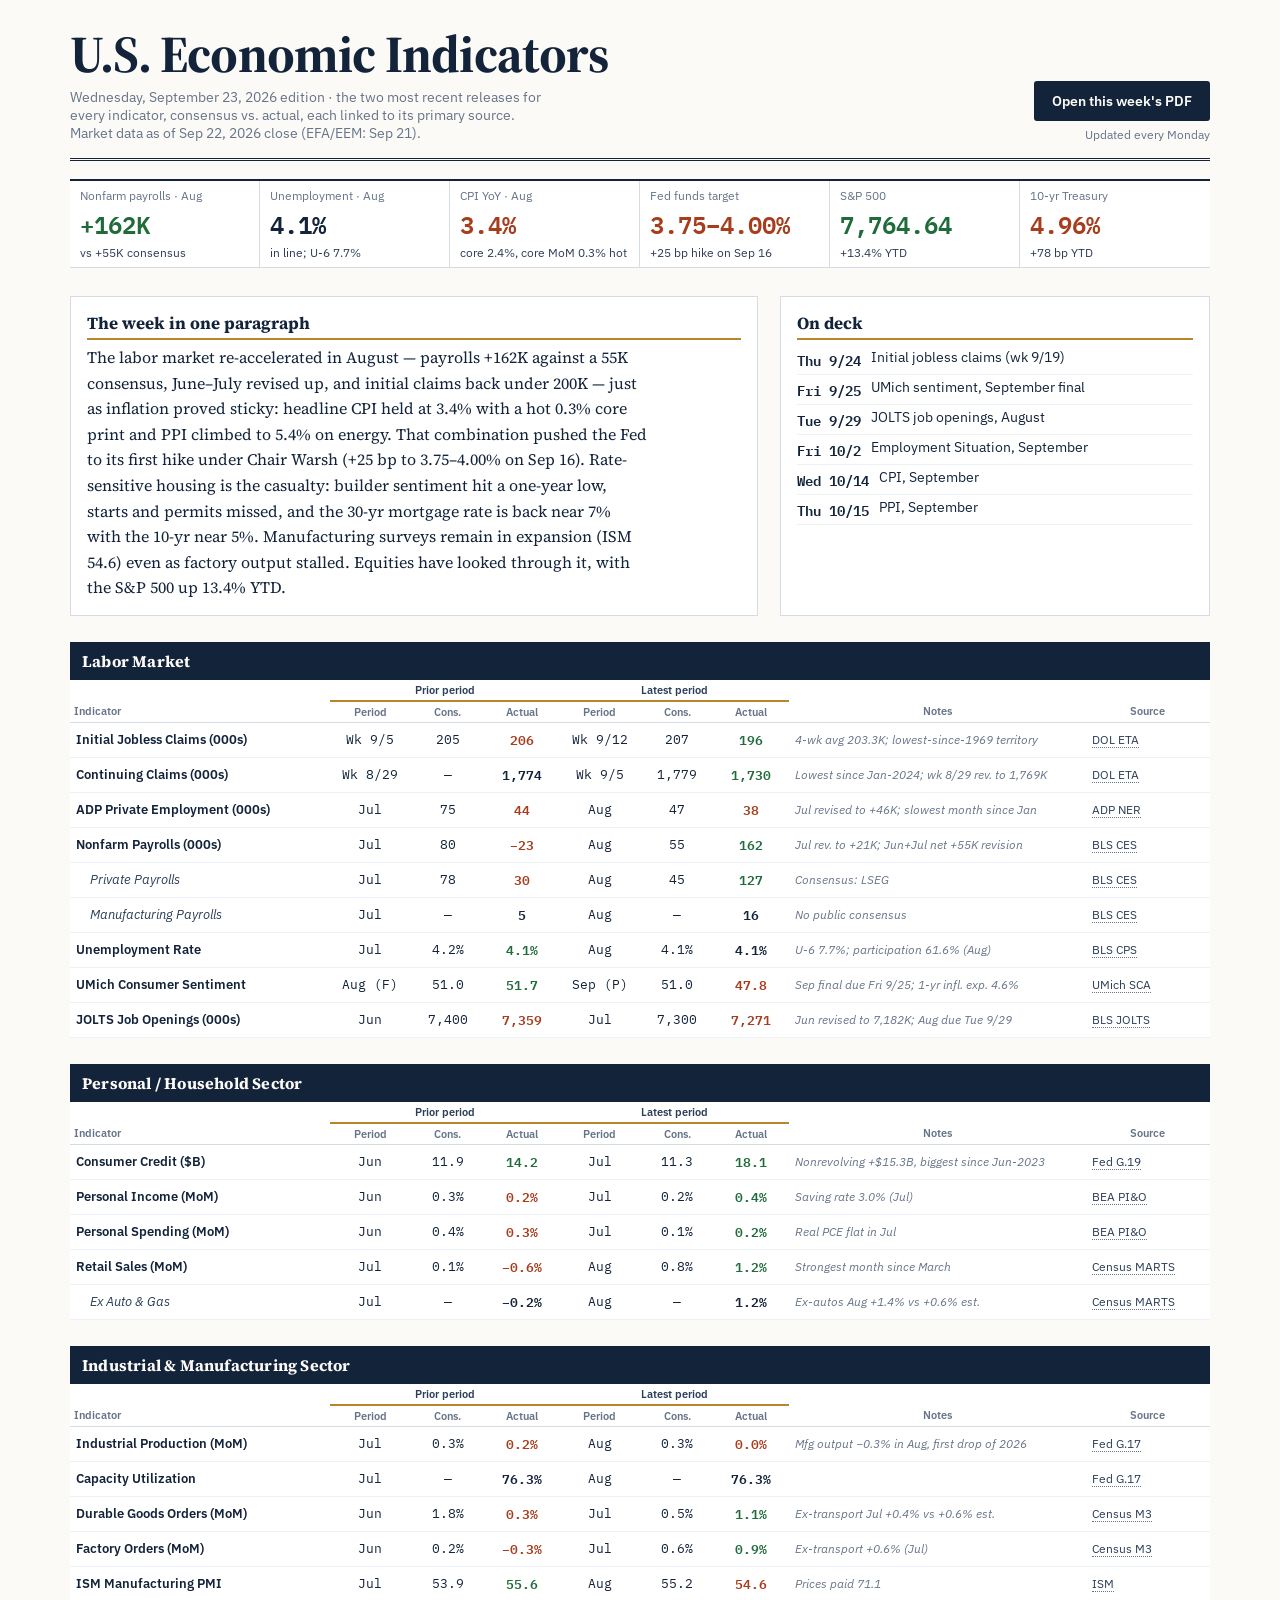
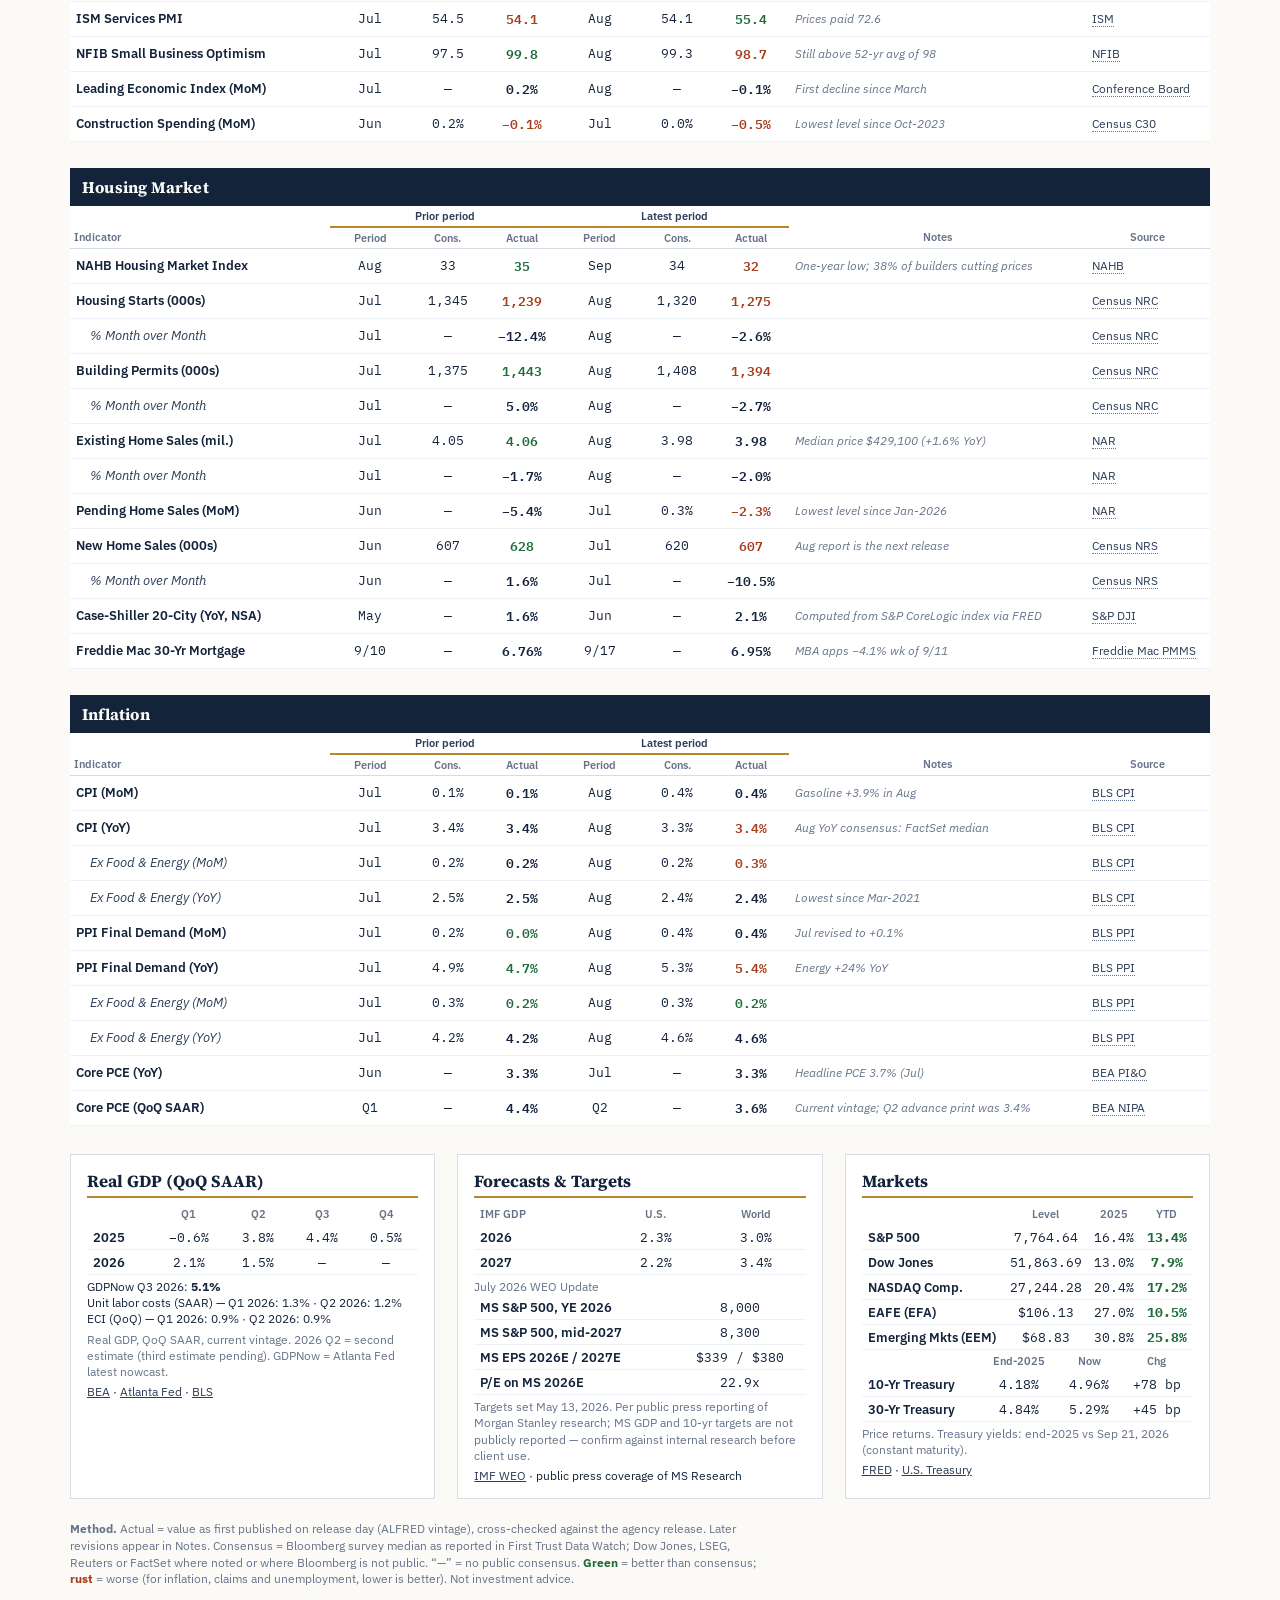
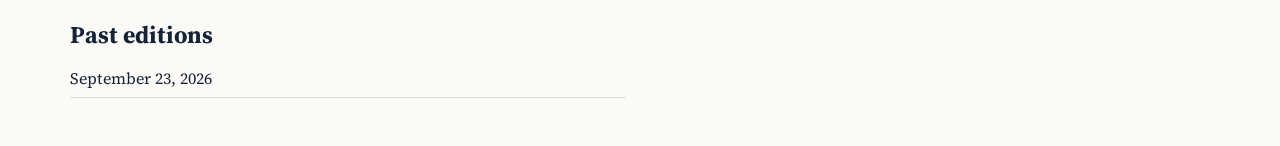
<file: out/index.html>
<!DOCTYPE html><html lang="en"><head><meta charset="utf-8"><meta name="viewport" content="width=device-width, initial-scale=1, viewport-fit=cover"><title>U.S. Economic Indicators — Wednesday, September 23, 2026</title><link rel="stylesheet" href="https://fonts.googleapis.com/css2?family=IBM+Plex+Mono:wght@400;500;600&family=IBM+Plex+Sans:wght@400;500;600;700&family=Source+Serif+4:opsz,wght@8..60,500;8..60,600;8..60,700&display=swap"><style>
:root{--ink:#13233a;--ink2:#2b3d57;--rule:#d7dce3;--soft:#eef1f5;--muted:#667489;--beat:#1f6b3a;--miss:#a63d1c;--paper:#fff;--accent:#b8862b}
*{box-sizing:border-box}
body{margin:0;font-family:"IBM Plex Sans",Arial,sans-serif;color:var(--ink);background:var(--paper)}
h1,h2,h3{font-family:"Source Serif 4",Georgia,serif;margin:0}
a{color:inherit}
.num,.kv,.per,td.num{font-family:"IBM Plex Mono",Menlo,monospace;font-variant-numeric:tabular-nums}
table{border-collapse:collapse;width:100%}
.block h2{font-size:13px;color:var(--paper);background:var(--ink);padding:5px 10px;letter-spacing:.2px}
thead th{font-size:9px;font-weight:600;color:var(--muted);text-align:center;padding:3px 4px;border-bottom:1px solid var(--rule)}
thead th.grp{border-bottom:2px solid var(--accent);color:var(--ink2)}
thead tr:first-child th{border-bottom:none}
thead tr:first-child th.grp{border-bottom:2px solid var(--accent)}
thead th:first-child{text-align:left}
tbody th{text-align:left;font-weight:600;padding:3px 6px}
tbody td{text-align:center;padding:3px 4px}
tbody tr{border-bottom:1px solid var(--soft)}
tr.sub th{font-weight:400;font-style:italic;padding-left:20px;color:var(--ink2)}
td.act{font-weight:600}
.beat{color:var(--beat);font-weight:700}.miss{color:var(--miss);font-weight:700}
td.note{text-align:left;color:var(--muted);font-style:italic}
td.src{text-align:left;color:var(--muted)}
td.src a{text-decoration:none;border-bottom:1px dotted var(--muted)}
col.c-ind{width:21%}col.c-per{width:6.5%}col.c-n{width:6%}col.c-note{width:24%}col.c-src{width:10%}
.kpis{display:grid;grid-template-columns:repeat(6,1fr);gap:0;border-top:2px solid var(--ink);border-bottom:1px solid var(--rule)}
.kpi{padding:7px 10px;border-right:1px solid var(--rule)}.kpi:last-child{border-right:none}
.kl{font-size:9px;color:var(--muted)}
.kv{font-size:17px;font-weight:600;margin:2px 0}
.kv.up{color:var(--beat)}.kv.dn{color:var(--miss)}
.kd{font-size:9px;color:var(--ink2)}
.card h3{font-size:12.5px;border-bottom:2px solid var(--accent);padding-bottom:3px;margin-bottom:5px}
table.mini th,table.mini td{padding:2px 4px;font-size:9.5px}
table.mini thead th{font-size:8.5px}
.fine{font-size:8.5px;margin:4px 0 0;line-height:1.35}
.muted{color:var(--muted)}
.src a{color:var(--ink2)}
.watch{list-style:none;margin:0;padding:0}
.watch li{font-size:10px;padding:3px 0;border-bottom:1px solid var(--soft);display:flex;gap:10px}
.watch li span{font-family:"IBM Plex Mono",monospace;font-weight:600;min-width:62px}
.story p{font-family:"Source Serif 4",Georgia,serif;font-size:11px;line-height:1.5;margin:0}
.method{font-size:8px;color:var(--muted);line-height:1.4}

:root{--paper:#fbfaf7;--card:#fff}
:root{box-sizing:border-box;padding-top:env(safe-area-inset-top,0px);padding-bottom:env(safe-area-inset-bottom,0px)}
html{scroll-padding-top:env(safe-area-inset-top,0px)}
@media (prefers-color-scheme:dark){:root:not([data-theme="light"]){--ink:#e6ebf2;--ink2:#c2ccd9;--rule:#34404f;--soft:#27313d;--muted:#8d9bb0;--beat:#5cc98a;--miss:#f08a64;--paper:#141a22;--card:#1b232d;--accent:#d4a84a}}
:root[data-theme="dark"]{--ink:#e6ebf2;--ink2:#c2ccd9;--rule:#34404f;--soft:#27313d;--muted:#8d9bb0;--beat:#5cc98a;--miss:#f08a64;--paper:#141a22;--card:#1b232d;--accent:#d4a84a}
body{background:var(--paper);font-size:14px}
.wrap{max-width:1180px;margin:0 auto;padding:28px 20px 48px}
header.mast{display:grid;grid-template-columns:1fr auto;gap:18px;align-items:end;border-bottom:3px double var(--ink);padding-bottom:16px}
.mast h1{font-size:clamp(30px,5vw,52px);line-height:1;letter-spacing:-.8px}
.mast p{margin:8px 0 0;color:var(--muted);max-width:60ch}
.cta{display:flex;flex-direction:column;align-items:flex-end;gap:6px}
.btn{font:600 14px "IBM Plex Sans",sans-serif;background:var(--ink);color:var(--paper);border:0;border-radius:3px;padding:11px 18px;text-decoration:none;cursor:pointer}
.btn.ghost{background:transparent;color:var(--ink);border:1px solid var(--ink)}
.cta small{color:var(--muted);font-size:12px}
.kpis{margin-top:18px;background:var(--card)}
.kl{font-size:11.5px}.kv{font-size:24px}.kd{font-size:12px}
.block{margin-top:26px;background:var(--card)}
.block h2{font-size:16px;padding:8px 12px;background:var(--ink);color:var(--paper)}
.scroll{overflow-x:auto}
.scroll table{min-width:900px}
tbody th,tbody td{font-size:13px;padding:6px}
thead th{font-size:11px}
td.note,td.src{font-size:12px}
.bottom,.sw{display:grid;gap:22px;margin-top:28px}
.bottom{grid-template-columns:repeat(3,1fr)}.sw{grid-template-columns:1.6fr 1fr}
.card{background:var(--card);padding:14px 16px;border:1px solid var(--rule)}
.card h3{font-size:17px}
table.mini th,table.mini td{font-size:12.5px;padding:4px 6px}table.mini thead th{font-size:11px}
.fine{font-size:12px}.watch li{font-size:13.5px}.story p{font-size:16px;line-height:1.6;max-width:70ch}
.method{font-size:12px;margin-top:22px;max-width:100ch}
.archive{margin-top:30px}
.archive ol{list-style:none;padding:0;margin:0;columns:2;column-gap:28px}
.archive li{display:flex;justify-content:space-between;align-items:center;padding:8px 0;border-bottom:1px solid var(--rule);break-inside:avoid}
.archive li a{font-family:"Source Serif 4",serif;font-size:16px;text-decoration:none}
.archive li a:hover{text-decoration:underline}
.dl{font:500 12px "IBM Plex Sans",sans-serif;background:none;border:1px solid var(--rule);color:var(--ink);border-radius:3px;padding:3px 10px;cursor:pointer}
@media(max-width:880px){.kpis{grid-template-columns:repeat(2,1fr)}.kpi{border-bottom:1px solid var(--rule)}.bottom,.sw{grid-template-columns:1fr}header.mast{grid-template-columns:1fr}.cta{align-items:flex-start}.archive ol{columns:1}}
</style></head><body><div class="wrap"><header class="mast"><div><h1>U.S. Economic Indicators</h1><p>Wednesday, September 23, 2026 edition · the two most recent releases for every indicator, consensus vs. actual, each linked to its primary source. Market data as of Sep 22, 2026 close (EFA/EEM: Sep 21).</p></div><div class="cta"><a class="btn" href="/_blob/883488d5a2f24c8b3496afbde91fb5f2" target="_blank" rel="noopener">Open this week's PDF</a><button class="btn ghost dl" data-url="/_blob/883488d5a2f24c8b3496afbde91fb5f2" data-name="Economic_Report_2026-09-23.pdf" hidden>Download PDF</button><small>Updated every Monday</small></div></header><div class="kpis"><div class="kpi"><div class="kl">Nonfarm payrolls · Aug</div><div class="kv up">+162K</div><div class="kd">vs +55K consensus</div></div><div class="kpi"><div class="kl">Unemployment · Aug</div><div class="kv ">4.1%</div><div class="kd">in line; U-6 7.7%</div></div><div class="kpi"><div class="kl">CPI YoY · Aug</div><div class="kv dn">3.4%</div><div class="kd">core 2.4%, core MoM 0.3% hot</div></div><div class="kpi"><div class="kl">Fed funds target</div><div class="kv dn">3.75–4.00%</div><div class="kd">+25 bp hike on Sep 16</div></div><div class="kpi"><div class="kl">S&amp;P 500</div><div class="kv up">7,764.64</div><div class="kd">+13.4% YTD</div></div><div class="kpi"><div class="kl">10-yr Treasury</div><div class="kv dn">4.96%</div><div class="kd">+78 bp YTD</div></div></div><section class="sw"><div class="card story"><h3>The week in one paragraph</h3><p>The labor market re-accelerated in August — payrolls +162K against a 55K consensus, June–July revised up, and initial claims back under 200K — just as inflation proved sticky: headline CPI held at 3.4% with a hot 0.3% core print and PPI climbed to 5.4% on energy. That combination pushed the Fed to its first hike under Chair Warsh (+25 bp to 3.75–4.00% on Sep 16). Rate-sensitive housing is the casualty: builder sentiment hit a one-year low, starts and permits missed, and the 30-yr mortgage rate is back near 7% with the 10-yr near 5%. Manufacturing surveys remain in expansion (ISM 54.6) even as factory output stalled. Equities have looked through it, with the S&amp;P 500 up 13.4% YTD.</p></div><div class="card"><h3>On deck</h3><ul class="watch"><li><span>Thu 9/24</span>Initial jobless claims (wk 9/19)</li><li><span>Fri 9/25</span>UMich sentiment, September final</li><li><span>Tue 9/29</span>JOLTS job openings, August</li><li><span>Fri 10/2</span>Employment Situation, September</li><li><span>Wed 10/14</span>CPI, September</li><li><span>Thu 10/15</span>PPI, September</li></ul></div></section><section class="block"><h2>Labor Market</h2><div class="scroll"><table><colgroup><col class="c-ind"><col class="c-per"><col class="c-n"><col class="c-n"><col class="c-per"><col class="c-n"><col class="c-n"><col class="c-note"><col class="c-src"></colgroup><thead><tr><th></th><th colspan="3" class="grp">Prior period</th><th colspan="3" class="grp">Latest period</th><th></th><th></th></tr><tr><th>Indicator</th><th>Period</th><th>Cons.</th><th>Actual</th><th>Period</th><th>Cons.</th><th>Actual</th><th>Notes</th><th>Source</th></tr></thead><tbody><tr class=""><th scope="row">Initial Jobless Claims (000s)</th><td class="per">Wk 9/5</td><td class="num">205</td><td class="num act miss">206</td><td class="per">Wk 9/12</td><td class="num">207</td><td class="num act beat">196</td><td class="note">4-wk avg 203.3K; lowest-since-1969 territory</td><td class="src"><a href="https://www.dol.gov/ui/data.pdf">DOL ETA</a></td></tr><tr class=""><th scope="row">Continuing Claims (000s)</th><td class="per">Wk 8/29</td><td class="num">—</td><td class="num act ">1,774</td><td class="per">Wk 9/5</td><td class="num">1,779</td><td class="num act beat">1,730</td><td class="note">Lowest since Jan-2024; wk 8/29 rev. to 1,769K</td><td class="src"><a href="https://www.dol.gov/ui/data.pdf">DOL ETA</a></td></tr><tr class=""><th scope="row">ADP Private Employment (000s)</th><td class="per">Jul</td><td class="num">75</td><td class="num act miss">44</td><td class="per">Aug</td><td class="num">47</td><td class="num act miss">38</td><td class="note">Jul revised to +46K; slowest month since Jan</td><td class="src"><a href="https://adpemploymentreport.com/">ADP NER</a></td></tr><tr class=""><th scope="row">Nonfarm Payrolls (000s)</th><td class="per">Jul</td><td class="num">80</td><td class="num act miss">−23</td><td class="per">Aug</td><td class="num">55</td><td class="num act beat">162</td><td class="note">Jul rev. to +21K; Jun+Jul net +55K revision</td><td class="src"><a href="https://www.bls.gov/news.release/empsit.nr0.htm">BLS CES</a></td></tr><tr class="sub"><th scope="row">Private Payrolls</th><td class="per">Jul</td><td class="num">78</td><td class="num act miss">30</td><td class="per">Aug</td><td class="num">45</td><td class="num act beat">127</td><td class="note">Consensus: LSEG</td><td class="src"><a href="https://www.bls.gov/news.release/empsit.nr0.htm">BLS CES</a></td></tr><tr class="sub"><th scope="row">Manufacturing Payrolls</th><td class="per">Jul</td><td class="num">—</td><td class="num act ">5</td><td class="per">Aug</td><td class="num">—</td><td class="num act ">16</td><td class="note">No public consensus</td><td class="src"><a href="https://www.bls.gov/news.release/empsit.nr0.htm">BLS CES</a></td></tr><tr class=""><th scope="row">Unemployment Rate</th><td class="per">Jul</td><td class="num">4.2%</td><td class="num act beat">4.1%</td><td class="per">Aug</td><td class="num">4.1%</td><td class="num act ">4.1%</td><td class="note">U-6 7.7%; participation 61.6% (Aug)</td><td class="src"><a href="https://www.bls.gov/news.release/empsit.nr0.htm">BLS CPS</a></td></tr><tr class=""><th scope="row">UMich Consumer Sentiment</th><td class="per">Aug (F)</td><td class="num">51.0</td><td class="num act beat">51.7</td><td class="per">Sep (P)</td><td class="num">51.0</td><td class="num act miss">47.8</td><td class="note">Sep final due Fri 9/25; 1-yr infl. exp. 4.6%</td><td class="src"><a href="https://www.sca.isr.umich.edu/">UMich SCA</a></td></tr><tr class=""><th scope="row">JOLTS Job Openings (000s)</th><td class="per">Jun</td><td class="num">7,400</td><td class="num act miss">7,359</td><td class="per">Jul</td><td class="num">7,300</td><td class="num act miss">7,271</td><td class="note">Jun revised to 7,182K; Aug due Tue 9/29</td><td class="src"><a href="https://www.bls.gov/news.release/jolts.nr0.htm">BLS JOLTS</a></td></tr></tbody></table></div></section><section class="block"><h2>Personal / Household Sector</h2><div class="scroll"><table><colgroup><col class="c-ind"><col class="c-per"><col class="c-n"><col class="c-n"><col class="c-per"><col class="c-n"><col class="c-n"><col class="c-note"><col class="c-src"></colgroup><thead><tr><th></th><th colspan="3" class="grp">Prior period</th><th colspan="3" class="grp">Latest period</th><th></th><th></th></tr><tr><th>Indicator</th><th>Period</th><th>Cons.</th><th>Actual</th><th>Period</th><th>Cons.</th><th>Actual</th><th>Notes</th><th>Source</th></tr></thead><tbody><tr class=""><th scope="row">Consumer Credit ($B)</th><td class="per">Jun</td><td class="num">11.9</td><td class="num act beat">14.2</td><td class="per">Jul</td><td class="num">11.3</td><td class="num act beat">18.1</td><td class="note">Nonrevolving +$15.3B, biggest since Jun-2023</td><td class="src"><a href="https://www.federalreserve.gov/releases/g19/current/">Fed G.19</a></td></tr><tr class=""><th scope="row">Personal Income (MoM)</th><td class="per">Jun</td><td class="num">0.3%</td><td class="num act miss">0.2%</td><td class="per">Jul</td><td class="num">0.2%</td><td class="num act beat">0.4%</td><td class="note">Saving rate 3.0% (Jul)</td><td class="src"><a href="https://www.bea.gov/data/income-saving/personal-income">BEA PI&amp;O</a></td></tr><tr class=""><th scope="row">Personal Spending (MoM)</th><td class="per">Jun</td><td class="num">0.4%</td><td class="num act miss">0.3%</td><td class="per">Jul</td><td class="num">0.1%</td><td class="num act beat">0.2%</td><td class="note">Real PCE flat in Jul</td><td class="src"><a href="https://www.bea.gov/data/income-saving/personal-income">BEA PI&amp;O</a></td></tr><tr class=""><th scope="row">Retail Sales (MoM)</th><td class="per">Jul</td><td class="num">0.1%</td><td class="num act miss">−0.6%</td><td class="per">Aug</td><td class="num">0.8%</td><td class="num act beat">1.2%</td><td class="note">Strongest month since March</td><td class="src"><a href="https://www.census.gov/retail/sales.html">Census MARTS</a></td></tr><tr class="sub"><th scope="row">Ex Auto &amp; Gas</th><td class="per">Jul</td><td class="num">—</td><td class="num act ">−0.2%</td><td class="per">Aug</td><td class="num">—</td><td class="num act ">1.2%</td><td class="note">Ex-autos Aug +1.4% vs +0.6% est.</td><td class="src"><a href="https://www.census.gov/retail/sales.html">Census MARTS</a></td></tr></tbody></table></div></section><section class="block"><h2>Industrial &amp; Manufacturing Sector</h2><div class="scroll"><table><colgroup><col class="c-ind"><col class="c-per"><col class="c-n"><col class="c-n"><col class="c-per"><col class="c-n"><col class="c-n"><col class="c-note"><col class="c-src"></colgroup><thead><tr><th></th><th colspan="3" class="grp">Prior period</th><th colspan="3" class="grp">Latest period</th><th></th><th></th></tr><tr><th>Indicator</th><th>Period</th><th>Cons.</th><th>Actual</th><th>Period</th><th>Cons.</th><th>Actual</th><th>Notes</th><th>Source</th></tr></thead><tbody><tr class=""><th scope="row">Industrial Production (MoM)</th><td class="per">Jul</td><td class="num">0.3%</td><td class="num act miss">0.2%</td><td class="per">Aug</td><td class="num">0.3%</td><td class="num act miss">0.0%</td><td class="note">Mfg output −0.3% in Aug, first drop of 2026</td><td class="src"><a href="https://www.federalreserve.gov/releases/g17/current/">Fed G.17</a></td></tr><tr class=""><th scope="row">Capacity Utilization</th><td class="per">Jul</td><td class="num">—</td><td class="num act ">76.3%</td><td class="per">Aug</td><td class="num">—</td><td class="num act ">76.3%</td><td class="note"></td><td class="src"><a href="https://www.federalreserve.gov/releases/g17/current/">Fed G.17</a></td></tr><tr class=""><th scope="row">Durable Goods Orders (MoM)</th><td class="per">Jun</td><td class="num">1.8%</td><td class="num act miss">0.3%</td><td class="per">Jul</td><td class="num">0.5%</td><td class="num act beat">1.1%</td><td class="note">Ex-transport Jul +0.4% vs +0.6% est.</td><td class="src"><a href="https://www.census.gov/manufacturing/m3/">Census M3</a></td></tr><tr class=""><th scope="row">Factory Orders (MoM)</th><td class="per">Jun</td><td class="num">0.2%</td><td class="num act miss">−0.3%</td><td class="per">Jul</td><td class="num">0.6%</td><td class="num act beat">0.9%</td><td class="note">Ex-transport +0.6% (Jul)</td><td class="src"><a href="https://www.census.gov/manufacturing/m3/">Census M3</a></td></tr><tr class=""><th scope="row">ISM Manufacturing PMI</th><td class="per">Jul</td><td class="num">53.9</td><td class="num act beat">55.6</td><td class="per">Aug</td><td class="num">55.2</td><td class="num act miss">54.6</td><td class="note">Prices paid 71.1</td><td class="src"><a href="https://www.ismworld.org/supply-management-news-and-reports/reports/ism-pmi-reports/">ISM</a></td></tr><tr class=""><th scope="row">ISM Services PMI</th><td class="per">Jul</td><td class="num">54.5</td><td class="num act miss">54.1</td><td class="per">Aug</td><td class="num">54.1</td><td class="num act beat">55.4</td><td class="note">Prices paid 72.6</td><td class="src"><a href="https://www.ismworld.org/supply-management-news-and-reports/reports/ism-pmi-reports/">ISM</a></td></tr><tr class=""><th scope="row">NFIB Small Business Optimism</th><td class="per">Jul</td><td class="num">97.5</td><td class="num act beat">99.8</td><td class="per">Aug</td><td class="num">99.3</td><td class="num act miss">98.7</td><td class="note">Still above 52-yr avg of 98</td><td class="src"><a href="https://www.nfib.com/news/monthly_report/sbet/">NFIB</a></td></tr><tr class=""><th scope="row">Leading Economic Index (MoM)</th><td class="per">Jul</td><td class="num">—</td><td class="num act ">0.2%</td><td class="per">Aug</td><td class="num">—</td><td class="num act ">−0.1%</td><td class="note">First decline since March</td><td class="src"><a href="https://www.conference-board.org/topics/us-leading-indicators">Conference Board</a></td></tr><tr class=""><th scope="row">Construction Spending (MoM)</th><td class="per">Jun</td><td class="num">0.2%</td><td class="num act miss">−0.1%</td><td class="per">Jul</td><td class="num">0.0%</td><td class="num act miss">−0.5%</td><td class="note">Lowest level since Oct-2023</td><td class="src"><a href="https://www.census.gov/construction/c30/current/index.html">Census C30</a></td></tr></tbody></table></div></section><section class="block"><h2>Housing Market</h2><div class="scroll"><table><colgroup><col class="c-ind"><col class="c-per"><col class="c-n"><col class="c-n"><col class="c-per"><col class="c-n"><col class="c-n"><col class="c-note"><col class="c-src"></colgroup><thead><tr><th></th><th colspan="3" class="grp">Prior period</th><th colspan="3" class="grp">Latest period</th><th></th><th></th></tr><tr><th>Indicator</th><th>Period</th><th>Cons.</th><th>Actual</th><th>Period</th><th>Cons.</th><th>Actual</th><th>Notes</th><th>Source</th></tr></thead><tbody><tr class=""><th scope="row">NAHB Housing Market Index</th><td class="per">Aug</td><td class="num">33</td><td class="num act beat">35</td><td class="per">Sep</td><td class="num">34</td><td class="num act miss">32</td><td class="note">One-year low; 38% of builders cutting prices</td><td class="src"><a href="https://www.nahb.org/news-and-economics/housing-economics/indices/housing-market-index">NAHB</a></td></tr><tr class=""><th scope="row">Housing Starts (000s)</th><td class="per">Jul</td><td class="num">1,345</td><td class="num act miss">1,239</td><td class="per">Aug</td><td class="num">1,320</td><td class="num act miss">1,275</td><td class="note"></td><td class="src"><a href="https://www.census.gov/construction/nrc/current/index.html">Census NRC</a></td></tr><tr class="sub"><th scope="row">% Month over Month</th><td class="per">Jul</td><td class="num">—</td><td class="num act ">−12.4%</td><td class="per">Aug</td><td class="num">—</td><td class="num act ">−2.6%</td><td class="note"></td><td class="src"><a href="https://www.census.gov/construction/nrc/current/index.html">Census NRC</a></td></tr><tr class=""><th scope="row">Building Permits (000s)</th><td class="per">Jul</td><td class="num">1,375</td><td class="num act beat">1,443</td><td class="per">Aug</td><td class="num">1,408</td><td class="num act miss">1,394</td><td class="note"></td><td class="src"><a href="https://www.census.gov/construction/nrc/current/index.html">Census NRC</a></td></tr><tr class="sub"><th scope="row">% Month over Month</th><td class="per">Jul</td><td class="num">—</td><td class="num act ">5.0%</td><td class="per">Aug</td><td class="num">—</td><td class="num act ">−2.7%</td><td class="note"></td><td class="src"><a href="https://www.census.gov/construction/nrc/current/index.html">Census NRC</a></td></tr><tr class=""><th scope="row">Existing Home Sales (mil.)</th><td class="per">Jul</td><td class="num">4.05</td><td class="num act beat">4.06</td><td class="per">Aug</td><td class="num">3.98</td><td class="num act ">3.98</td><td class="note">Median price $429,100 (+1.6% YoY)</td><td class="src"><a href="https://www.nar.realtor/research-and-statistics/housing-statistics/existing-home-sales">NAR</a></td></tr><tr class="sub"><th scope="row">% Month over Month</th><td class="per">Jul</td><td class="num">—</td><td class="num act ">−1.7%</td><td class="per">Aug</td><td class="num">—</td><td class="num act ">−2.0%</td><td class="note"></td><td class="src"><a href="https://www.nar.realtor/research-and-statistics/housing-statistics/existing-home-sales">NAR</a></td></tr><tr class=""><th scope="row">Pending Home Sales (MoM)</th><td class="per">Jun</td><td class="num">—</td><td class="num act ">−5.4%</td><td class="per">Jul</td><td class="num">0.3%</td><td class="num act miss">−2.3%</td><td class="note">Lowest level since Jan-2026</td><td class="src"><a href="https://www.nar.realtor/research-and-statistics/housing-statistics/pending-home-sales">NAR</a></td></tr><tr class=""><th scope="row">New Home Sales (000s)</th><td class="per">Jun</td><td class="num">607</td><td class="num act beat">628</td><td class="per">Jul</td><td class="num">620</td><td class="num act miss">607</td><td class="note">Aug report is the next release</td><td class="src"><a href="https://www.census.gov/construction/nrs/current/index.html">Census NRS</a></td></tr><tr class="sub"><th scope="row">% Month over Month</th><td class="per">Jun</td><td class="num">—</td><td class="num act ">1.6%</td><td class="per">Jul</td><td class="num">—</td><td class="num act ">−10.5%</td><td class="note"></td><td class="src"><a href="https://www.census.gov/construction/nrs/current/index.html">Census NRS</a></td></tr><tr class=""><th scope="row">Case-Shiller 20-City (YoY, NSA)</th><td class="per">May</td><td class="num">—</td><td class="num act ">1.6%</td><td class="per">Jun</td><td class="num">—</td><td class="num act ">2.1%</td><td class="note">Computed from S&amp;P CoreLogic index via FRED</td><td class="src"><a href="https://www.spglobal.com/spdji/en/index-family/indicators/sp-corelogic-case-shiller/">S&amp;P DJI</a></td></tr><tr class=""><th scope="row">Freddie Mac 30-Yr Mortgage</th><td class="per">9/10</td><td class="num">—</td><td class="num act ">6.76%</td><td class="per">9/17</td><td class="num">—</td><td class="num act ">6.95%</td><td class="note">MBA apps −4.1% wk of 9/11</td><td class="src"><a href="https://www.freddiemac.com/pmms">Freddie Mac PMMS</a></td></tr></tbody></table></div></section><section class="block"><h2>Inflation</h2><div class="scroll"><table><colgroup><col class="c-ind"><col class="c-per"><col class="c-n"><col class="c-n"><col class="c-per"><col class="c-n"><col class="c-n"><col class="c-note"><col class="c-src"></colgroup><thead><tr><th></th><th colspan="3" class="grp">Prior period</th><th colspan="3" class="grp">Latest period</th><th></th><th></th></tr><tr><th>Indicator</th><th>Period</th><th>Cons.</th><th>Actual</th><th>Period</th><th>Cons.</th><th>Actual</th><th>Notes</th><th>Source</th></tr></thead><tbody><tr class=""><th scope="row">CPI (MoM)</th><td class="per">Jul</td><td class="num">0.1%</td><td class="num act ">0.1%</td><td class="per">Aug</td><td class="num">0.4%</td><td class="num act ">0.4%</td><td class="note">Gasoline +3.9% in Aug</td><td class="src"><a href="https://www.bls.gov/news.release/cpi.nr0.htm">BLS CPI</a></td></tr><tr class=""><th scope="row">CPI (YoY)</th><td class="per">Jul</td><td class="num">3.4%</td><td class="num act ">3.4%</td><td class="per">Aug</td><td class="num">3.3%</td><td class="num act miss">3.4%</td><td class="note">Aug YoY consensus: FactSet median</td><td class="src"><a href="https://www.bls.gov/news.release/cpi.nr0.htm">BLS CPI</a></td></tr><tr class="sub"><th scope="row">Ex Food &amp; Energy (MoM)</th><td class="per">Jul</td><td class="num">0.2%</td><td class="num act ">0.2%</td><td class="per">Aug</td><td class="num">0.2%</td><td class="num act miss">0.3%</td><td class="note"></td><td class="src"><a href="https://www.bls.gov/news.release/cpi.nr0.htm">BLS CPI</a></td></tr><tr class="sub"><th scope="row">Ex Food &amp; Energy (YoY)</th><td class="per">Jul</td><td class="num">2.5%</td><td class="num act ">2.5%</td><td class="per">Aug</td><td class="num">2.4%</td><td class="num act ">2.4%</td><td class="note">Lowest since Mar-2021</td><td class="src"><a href="https://www.bls.gov/news.release/cpi.nr0.htm">BLS CPI</a></td></tr><tr class=""><th scope="row">PPI Final Demand (MoM)</th><td class="per">Jul</td><td class="num">0.2%</td><td class="num act beat">0.0%</td><td class="per">Aug</td><td class="num">0.4%</td><td class="num act ">0.4%</td><td class="note">Jul revised to +0.1%</td><td class="src"><a href="https://www.bls.gov/news.release/ppi.nr0.htm">BLS PPI</a></td></tr><tr class=""><th scope="row">PPI Final Demand (YoY)</th><td class="per">Jul</td><td class="num">4.9%</td><td class="num act beat">4.7%</td><td class="per">Aug</td><td class="num">5.3%</td><td class="num act miss">5.4%</td><td class="note">Energy +24% YoY</td><td class="src"><a href="https://www.bls.gov/news.release/ppi.nr0.htm">BLS PPI</a></td></tr><tr class="sub"><th scope="row">Ex Food &amp; Energy (MoM)</th><td class="per">Jul</td><td class="num">0.3%</td><td class="num act beat">0.2%</td><td class="per">Aug</td><td class="num">0.3%</td><td class="num act beat">0.2%</td><td class="note"></td><td class="src"><a href="https://www.bls.gov/news.release/ppi.nr0.htm">BLS PPI</a></td></tr><tr class="sub"><th scope="row">Ex Food &amp; Energy (YoY)</th><td class="per">Jul</td><td class="num">4.2%</td><td class="num act ">4.2%</td><td class="per">Aug</td><td class="num">4.6%</td><td class="num act ">4.6%</td><td class="note"></td><td class="src"><a href="https://www.bls.gov/news.release/ppi.nr0.htm">BLS PPI</a></td></tr><tr class=""><th scope="row">Core PCE (YoY)</th><td class="per">Jun</td><td class="num">—</td><td class="num act ">3.3%</td><td class="per">Jul</td><td class="num">—</td><td class="num act ">3.3%</td><td class="note">Headline PCE 3.7% (Jul)</td><td class="src"><a href="https://www.bea.gov/data/personal-consumption-expenditures-price-index-excluding-food-and-energy">BEA PI&amp;O</a></td></tr><tr class=""><th scope="row">Core PCE (QoQ SAAR)</th><td class="per">Q1</td><td class="num">—</td><td class="num act ">4.4%</td><td class="per">Q2</td><td class="num">—</td><td class="num act ">3.6%</td><td class="note">Current vintage; Q2 advance print was 3.4%</td><td class="src"><a href="https://www.bea.gov/data/gdp/gross-domestic-product">BEA NIPA</a></td></tr></tbody></table></div></section><section class="bottom"><div class="card"><h3>Real GDP (QoQ SAAR)</h3><table class="mini"><thead><tr><th></th><th>Q1</th><th>Q2</th><th>Q3</th><th>Q4</th></tr></thead><tbody><tr><th scope="row">2025</th><td class="num">−0.6%</td><td class="num">3.8%</td><td class="num">4.4%</td><td class="num">0.5%</td></tr><tr><th scope="row">2026</th><td class="num">2.1%</td><td class="num">1.5%</td><td class="num">—</td><td class="num">—</td></tr></tbody></table><p class="fine">GDPNow Q3 2026: <b>5.1%</b><br>Unit labor costs (SAAR) — Q1 2026: 1.3% · Q2 2026: 1.2%<br>ECI (QoQ) — Q1 2026: 0.9% · Q2 2026: 0.9%</p><p class="fine muted">Real GDP, QoQ SAAR, current vintage. 2026 Q2 = second estimate (third estimate pending). GDPNow = Atlanta Fed latest nowcast.</p><p class="fine src"><a href="https://www.bea.gov/data/gdp/gross-domestic-product">BEA</a> · <a href="https://www.atlantafed.org/cqer/research/gdpnow">Atlanta Fed</a> · <a href="https://www.bls.gov/lpc/">BLS</a></p></div><div class="card"><h3>Forecasts &amp; Targets</h3><table class="mini"><thead><tr><th>IMF GDP</th><th>U.S.</th><th>World</th></tr></thead><tbody><tr><th scope="row">2026</th><td class="num">2.3%</td><td class="num">3.0%</td></tr><tr><th scope="row">2027</th><td class="num">2.2%</td><td class="num">3.4%</td></tr></tbody></table><p class="fine muted">July 2026 WEO Update</p><table class="mini"><tbody><tr><th scope="row">MS S&amp;P 500, YE 2026</th><td class="num">8,000</td></tr><tr><th scope="row">MS S&amp;P 500, mid-2027</th><td class="num">8,300</td></tr><tr><th scope="row">MS EPS 2026E / 2027E</th><td class="num">$339 / $380</td></tr><tr><th scope="row">P/E on MS 2026E</th><td class="num">22.9x</td></tr></tbody></table><p class="fine muted">Targets set May 13, 2026. Per public press reporting of Morgan Stanley research; MS GDP and 10-yr targets are not publicly reported — confirm against internal research before client use.</p><p class="fine src"><a href="https://www.imf.org/en/Publications/WEO">IMF WEO</a> · public press coverage of MS Research</p></div><div class="card"><h3>Markets</h3><table class="mini"><thead><tr><th></th><th>Level</th><th>2025</th><th>YTD</th></tr></thead><tbody><tr><th scope="row">S&amp;P 500</th><td class="num">7,764.64</td><td class="num">16.4%</td><td class="num beat">13.4%</td></tr><tr><th scope="row">Dow Jones</th><td class="num">51,863.69</td><td class="num">13.0%</td><td class="num beat">7.9%</td></tr><tr><th scope="row">NASDAQ Comp.</th><td class="num">27,244.28</td><td class="num">20.4%</td><td class="num beat">17.2%</td></tr><tr><th scope="row">EAFE (EFA)</th><td class="num">$106.13</td><td class="num">27.0%</td><td class="num beat">10.5%</td></tr><tr><th scope="row">Emerging Mkts (EEM)</th><td class="num">$68.83</td><td class="num">30.8%</td><td class="num beat">25.8%</td></tr></tbody></table><table class="mini"><thead><tr><th></th><th>End-2025</th><th>Now</th><th>Chg</th></tr></thead><tbody><tr><th scope="row">10-Yr Treasury</th><td class="num">4.18%</td><td class="num">4.96%</td><td class="num">+78 bp</td></tr><tr><th scope="row">30-Yr Treasury</th><td class="num">4.84%</td><td class="num">5.29%</td><td class="num">+45 bp</td></tr></tbody></table><p class="fine muted">Price returns. Treasury yields: end-2025 vs Sep 21, 2026 (constant maturity).</p><p class="fine src"><a href="https://fred.stlouisfed.org/series/SP500">FRED</a> · <a href="https://home.treasury.gov/resource-center/data-chart-center/interest-rates">U.S. Treasury</a></p></div></section><p class="method"><b>Method.</b> Actual = value as first published on release day (ALFRED vintage), cross-checked against the agency release. Later revisions appear in Notes. Consensus = Bloomberg survey median as reported in First Trust Data Watch; Dow Jones, LSEG, Reuters or FactSet where noted or where Bloomberg is not public. “—” = no public consensus. <span class="beat">Green</span> = better than consensus; <span class="miss">rust</span> = worse (for inflation, claims and unemployment, lower is better). Not investment advice.</p><section class="archive"><h2 style="font-size:24px;margin-bottom:8px">Past editions</h2><ol><li><a href="/_blob/883488d5a2f24c8b3496afbde91fb5f2" target="_blank" rel="noopener">September 23, 2026</a><button class="dl" data-url="/_blob/883488d5a2f24c8b3496afbde91fb5f2" data-name="Economic_Report_2026-09-23.pdf" hidden>Save</button></li></ol></section></div><script>
(async()=>{let dl=null;try{dl=await window.claude?.use?.("downloads")}catch(e){}
if(!dl)return;document.querySelectorAll("button.dl").forEach(b=>{b.hidden=false;b.addEventListener("click",async()=>{
const t=b.textContent;b.textContent="Preparing…";try{const r=await fetch(b.dataset.url);const blob=await r.blob();
await dl.save({filename:b.dataset.name,data:blob});}catch(e){window.open(b.dataset.url,"_blank")}b.textContent=t;})});})();
</script></body></html>
</file>
